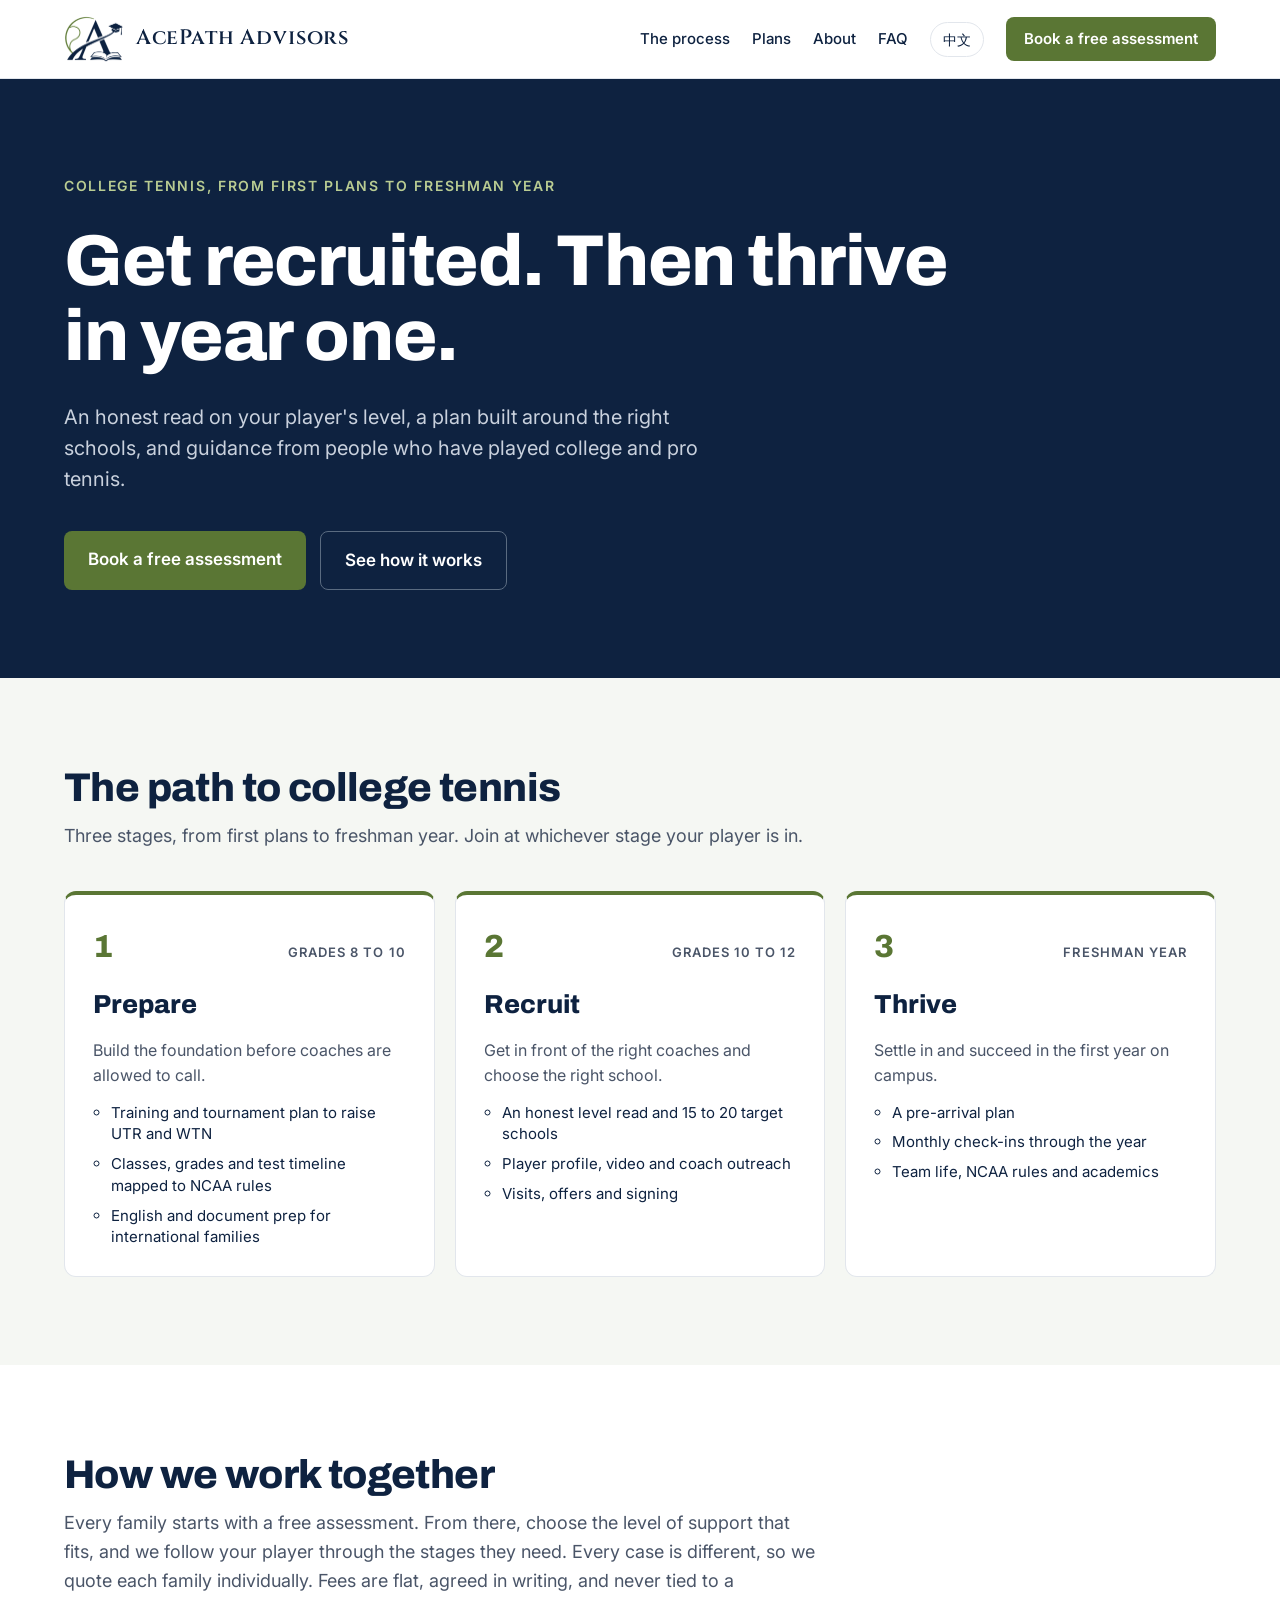
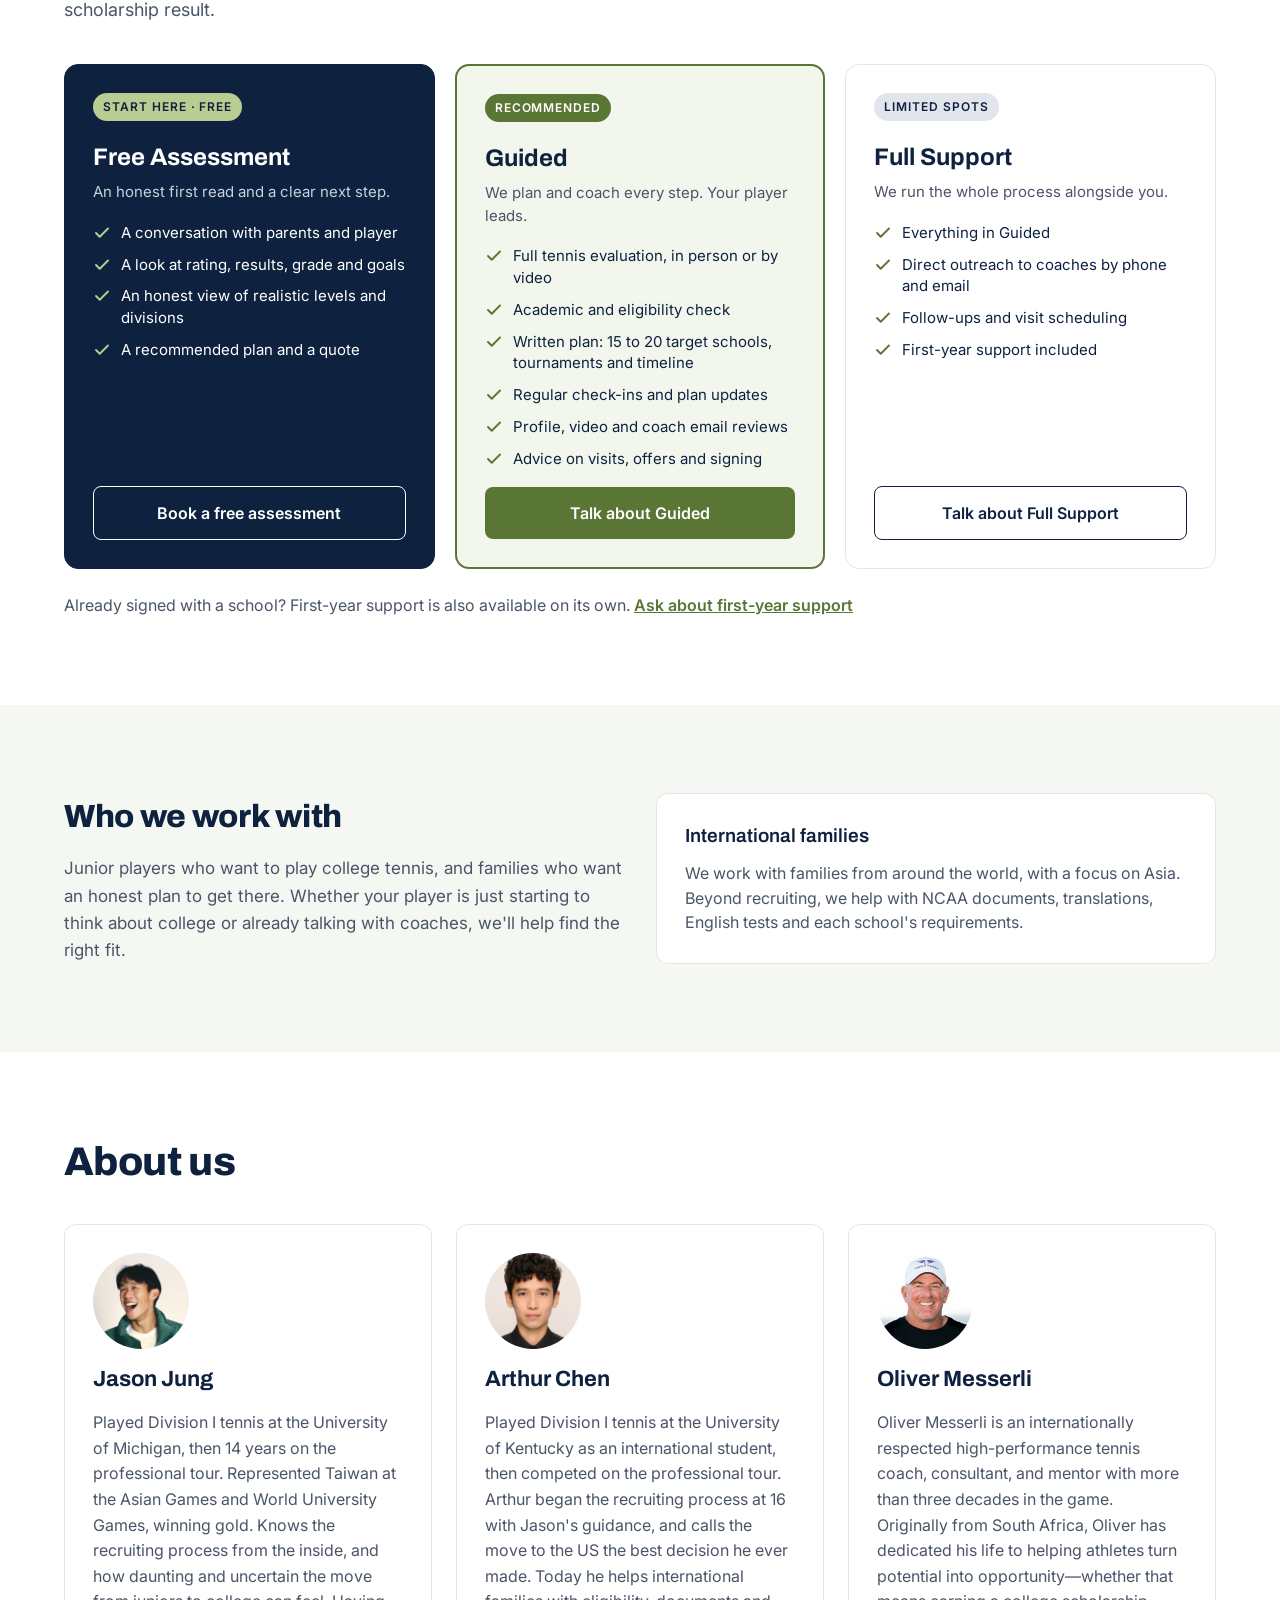
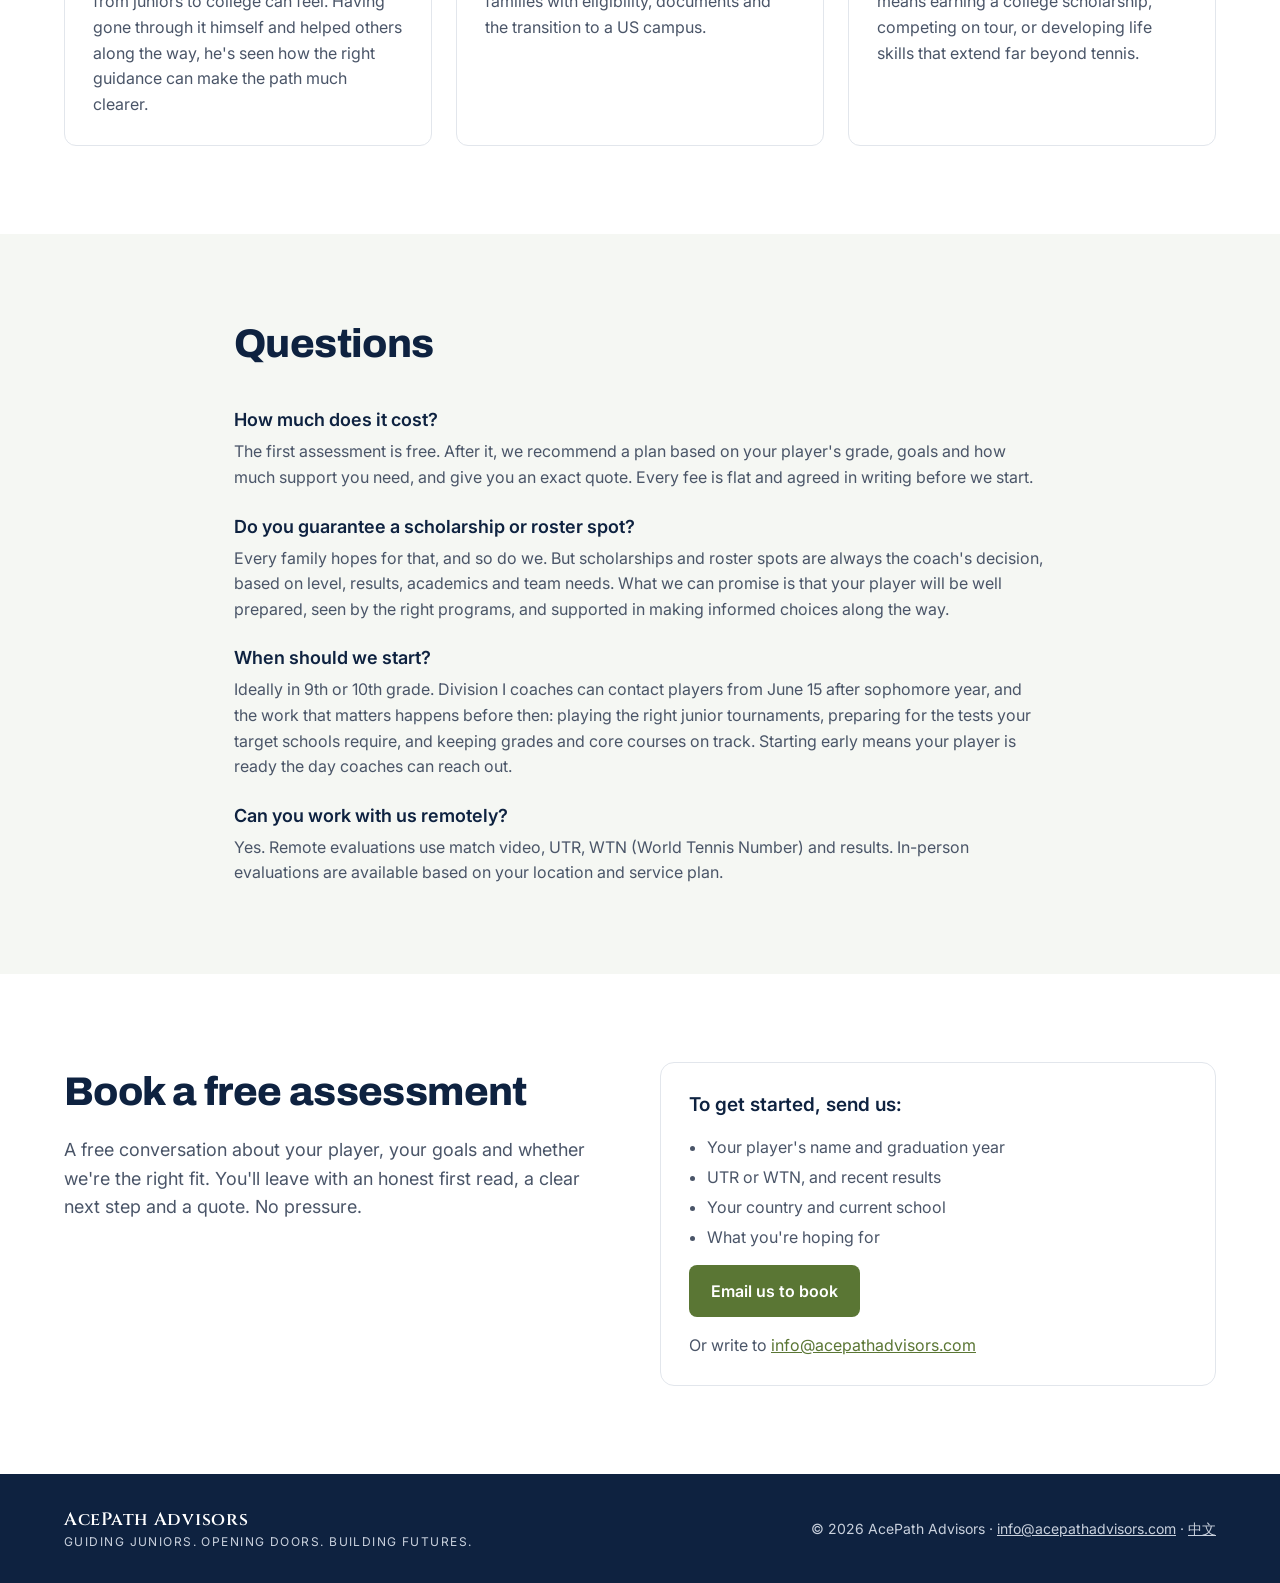
<file: index.html>
<!doctype html>
<html lang="en">
<head>
<meta charset="utf-8">
<meta name="viewport" content="width=device-width, initial-scale=1">
<title>AcePath Advisors | College Tennis Recruiting</title>
<meta name="description" content="College tennis guidance from first plans to freshman year. An honest read on your player's level, the right schools, and support from former Division I players and a high-performance coach.">
<link rel="icon" href="favicon.png" type="image/png">
<link rel="apple-touch-icon" href="assets/apple-touch-icon.png">
<link rel="alternate" hreflang="en" href="https://acepathadvisors.com/">
<link rel="alternate" hreflang="zh-Hant" href="https://acepathadvisors.com/zh/">
<link rel="preconnect" href="https://fonts.googleapis.com">
<link rel="preconnect" href="https://fonts.gstatic.com" crossorigin>
<link href="https://fonts.googleapis.com/css2?family=Archivo:wght@500;700;800&family=Cinzel:wght@600&family=Inter:wght@400;500;600&display=swap" rel="stylesheet">
<link rel="stylesheet" href="styles.css">
</head>
<body>

<header class="site-header">
  <div class="wrap">
    <a class="brand" href="/"><img src="assets/logo-mark.png" alt="" width="60" height="46"><span>AcePath Advisors</span></a>
    <nav class="nav" aria-label="Main">
      <a href="#process">The process</a>
      <a href="#plans">Plans</a>
      <a href="#about">About</a>
      <a href="#faq">FAQ</a>
      <a class="lang" href="zh/" hreflang="zh-Hant" lang="zh-Hant">中文</a>
      <a class="btn btn-primary" href="#contact">Book a free assessment</a>
    </nav>
  </div>
</header>

<main>

<section class="hero">
  <div class="wrap">
    <p class="eyebrow">College tennis, from first plans to freshman year</p>
    <h1>Get recruited. Then thrive in year one.</h1>
    <p class="lead">An honest read on your player's level, a plan built around the right schools, and guidance from people who have played college and pro tennis.</p>
    <div class="actions">
      <a class="btn btn-primary" href="#contact">Book a free assessment</a>
      <a class="btn btn-ghost" href="#process">See how it works</a>
    </div>
  </div>
</section>

<section id="process" class="soft">
  <div class="wrap">
    <div class="section-head">
      <h2>The path to college tennis</h2>
      <p>Three stages, from first plans to freshman year. Join at whichever stage your player is in.</p>
    </div>
    <ol class="stages">
      <li class="stage">
        <div class="stage-top"><span class="stage-num">1</span><span class="stage-grade">Grades 8 to 10</span></div>
        <h3 class="stage-name">Prepare</h3>
        <p>Build the foundation before coaches are allowed to call.</p>
        <ul>
          <li>Training and tournament plan to raise UTR and WTN</li>
          <li>Classes, grades and test timeline mapped to NCAA rules</li>
          <li>English and document prep for international families</li>
        </ul>
      </li>
      <li class="stage">
        <div class="stage-top"><span class="stage-num">2</span><span class="stage-grade">Grades 10 to 12</span></div>
        <h3 class="stage-name">Recruit</h3>
        <p>Get in front of the right coaches and choose the right school.</p>
        <ul>
          <li>An honest level read and 15 to 20 target schools</li>
          <li>Player profile, video and coach outreach</li>
          <li>Visits, offers and signing</li>
        </ul>
      </li>
      <li class="stage">
        <div class="stage-top"><span class="stage-num">3</span><span class="stage-grade">Freshman year</span></div>
        <h3 class="stage-name">Thrive</h3>
        <p>Settle in and succeed in the first year on campus.</p>
        <ul>
          <li>A pre-arrival plan</li>
          <li>Monthly check-ins through the year</li>
          <li>Team life, NCAA rules and academics</li>
        </ul>
      </li>
    </ol>
  </div>
</section>

<section id="plans">
  <div class="wrap">
    <div class="section-head">
      <h2>How we work together</h2>
      <p>Every family starts with a free assessment. From there, choose the level of support that fits, and we follow your player through the stages they need. Every case is different, so we quote each family individually. Fees are flat, agreed in writing, and never tied to a scholarship result.</p>
    </div>
    <div class="plans">

      <div class="plan free">
        <span class="badge">Start here · Free</span>
        <div><h3 class="plan-name">Free Assessment</h3><p class="plan-sub">An honest first read and a clear next step.</p></div>
        <ul class="checks">
          <li><svg width="18" height="18" viewBox="0 0 24 24" fill="none" stroke-width="2.5" stroke-linecap="round" stroke-linejoin="round" aria-hidden="true"><path d="M20 6 9 17l-5-5"/></svg><span>A conversation with parents and player</span></li>
          <li><svg width="18" height="18" viewBox="0 0 24 24" fill="none" stroke-width="2.5" stroke-linecap="round" stroke-linejoin="round" aria-hidden="true"><path d="M20 6 9 17l-5-5"/></svg><span>A look at rating, results, grade and goals</span></li>
          <li><svg width="18" height="18" viewBox="0 0 24 24" fill="none" stroke-width="2.5" stroke-linecap="round" stroke-linejoin="round" aria-hidden="true"><path d="M20 6 9 17l-5-5"/></svg><span>An honest view of realistic levels and divisions</span></li>
          <li><svg width="18" height="18" viewBox="0 0 24 24" fill="none" stroke-width="2.5" stroke-linecap="round" stroke-linejoin="round" aria-hidden="true"><path d="M20 6 9 17l-5-5"/></svg><span>A recommended plan and a quote</span></li>
        </ul>
        <a class="btn btn-outline" href="#contact">Book a free assessment</a>
      </div>

      <div class="plan featured">
        <span class="badge">Recommended</span>
        <div><h3 class="plan-name">Guided</h3><p class="plan-sub">We plan and coach every step. Your player leads.</p></div>
        <ul class="checks">
          <li><svg width="18" height="18" viewBox="0 0 24 24" fill="none" stroke-width="2.5" stroke-linecap="round" stroke-linejoin="round" aria-hidden="true"><path d="M20 6 9 17l-5-5"/></svg><span>Full tennis evaluation, in person or by video</span></li>
          <li><svg width="18" height="18" viewBox="0 0 24 24" fill="none" stroke-width="2.5" stroke-linecap="round" stroke-linejoin="round" aria-hidden="true"><path d="M20 6 9 17l-5-5"/></svg><span>Academic and eligibility check</span></li>
          <li><svg width="18" height="18" viewBox="0 0 24 24" fill="none" stroke-width="2.5" stroke-linecap="round" stroke-linejoin="round" aria-hidden="true"><path d="M20 6 9 17l-5-5"/></svg><span>Written plan: 15 to 20 target schools, tournaments and timeline</span></li>
          <li><svg width="18" height="18" viewBox="0 0 24 24" fill="none" stroke-width="2.5" stroke-linecap="round" stroke-linejoin="round" aria-hidden="true"><path d="M20 6 9 17l-5-5"/></svg><span>Regular check-ins and plan updates</span></li>
          <li><svg width="18" height="18" viewBox="0 0 24 24" fill="none" stroke-width="2.5" stroke-linecap="round" stroke-linejoin="round" aria-hidden="true"><path d="M20 6 9 17l-5-5"/></svg><span>Profile, video and coach email reviews</span></li>
          <li><svg width="18" height="18" viewBox="0 0 24 24" fill="none" stroke-width="2.5" stroke-linecap="round" stroke-linejoin="round" aria-hidden="true"><path d="M20 6 9 17l-5-5"/></svg><span>Advice on visits, offers and signing</span></li>
        </ul>
        <a class="btn btn-primary" href="#contact">Talk about Guided</a>
      </div>

      <div class="plan">
        <span class="badge">Limited spots</span>
        <div><h3 class="plan-name">Full Support</h3><p class="plan-sub">We run the whole process alongside you.</p></div>
        <ul class="checks">
          <li><svg width="18" height="18" viewBox="0 0 24 24" fill="none" stroke-width="2.5" stroke-linecap="round" stroke-linejoin="round" aria-hidden="true"><path d="M20 6 9 17l-5-5"/></svg><span>Everything in Guided</span></li>
          <li><svg width="18" height="18" viewBox="0 0 24 24" fill="none" stroke-width="2.5" stroke-linecap="round" stroke-linejoin="round" aria-hidden="true"><path d="M20 6 9 17l-5-5"/></svg><span>Direct outreach to coaches by phone and email</span></li>
          <li><svg width="18" height="18" viewBox="0 0 24 24" fill="none" stroke-width="2.5" stroke-linecap="round" stroke-linejoin="round" aria-hidden="true"><path d="M20 6 9 17l-5-5"/></svg><span>Follow-ups and visit scheduling</span></li>
          <li><svg width="18" height="18" viewBox="0 0 24 24" fill="none" stroke-width="2.5" stroke-linecap="round" stroke-linejoin="round" aria-hidden="true"><path d="M20 6 9 17l-5-5"/></svg><span>First-year support included</span></li>
        </ul>
        <a class="btn btn-outline" href="#contact">Talk about Full Support</a>
      </div>

    </div>
    <p class="plans-note">Already signed with a school? First-year support is also available on its own. <a href="#contact">Ask about first-year support</a></p>
  </div>
</section>

<section class="soft">
  <div class="wrap who">
    <div>
      <h2>Who we work with</h2>
      <p>Junior players who want to play college tennis, and families who want an honest plan to get there. Whether your player is just starting to think about college or already talking with coaches, we'll help find the right fit.</p>
    </div>
    <div class="card">
      <h3>International families</h3>
      <p>We work with families from around the world, with a focus on Asia. Beyond recruiting, we help with NCAA documents, translations, English tests and each school's requirements.</p>
    </div>
  </div>
</section>

<section id="about">
  <div class="wrap">
    <div class="section-head"><h2>About us</h2></div>
    <div class="team">
      <div class="person">
        <div class="photo"><img src="assets/jason-jung.jpg?v=2" alt="Jason Jung" width="96" height="96"></div>
        <h3>Jason Jung</h3>
        <p>Played Division I tennis at the University of Michigan, then 14 years on the professional tour. Represented Taiwan at the Asian Games and World University Games, winning gold. Knows the recruiting process from the inside, and how daunting and uncertain the move from juniors to college can feel. Having gone through it himself and helped others along the way, he's seen how the right guidance can make the path much clearer.</p>
      </div>
      <div class="person">
        <div class="photo"><img src="assets/arthur-chen.jpg" alt="Arthur Chen" width="96" height="96"></div>
        <h3>Arthur Chen</h3>
        <p>Played Division I tennis at the University of Kentucky as an international student, then competed on the professional tour. Arthur began the recruiting process at 16 with Jason's guidance, and calls the move to the US the best decision he ever made. Today he helps international families with eligibility, documents and the transition to a US campus.</p>
      </div>
      <div class="person">
        <div class="photo"><img src="assets/oliver-messerli.jpg" alt="Oliver Messerli" width="96" height="96"></div>
        <h3>Oliver Messerli</h3>
        <p>Oliver Messerli is an internationally respected high-performance tennis coach, consultant, and mentor with more than three decades in the game. Originally from South Africa, Oliver has dedicated his life to helping athletes turn potential into opportunity—whether that means earning a college scholarship, competing on tour, or developing life skills that extend far beyond tennis.</p>
      </div>
    </div>
  </div>
</section>

<section id="faq" class="soft">
  <div class="wrap faq">
    <div class="section-head"><h2>Questions</h2></div>
    <div class="faq-list">
      <div class="faq-item"><h3>How much does it cost?</h3><p>The first assessment is free. After it, we recommend a plan based on your player's grade, goals and how much support you need, and give you an exact quote. Every fee is flat and agreed in writing before we start.</p></div>
      <div class="faq-item"><h3>Do you guarantee a scholarship or roster spot?</h3><p>Every family hopes for that, and so do we. But scholarships and roster spots are always the coach's decision, based on level, results, academics and team needs. What we can promise is that your player will be well prepared, seen by the right programs, and supported in making informed choices along the way.</p></div>
      <div class="faq-item"><h3>When should we start?</h3><p>Ideally in 9th or 10th grade. Division I coaches can contact players from June 15 after sophomore year, and the work that matters happens before then: playing the right junior tournaments, preparing for the tests your target schools require, and keeping grades and core courses on track. Starting early means your player is ready the day coaches can reach out.</p></div>
      <div class="faq-item"><h3>Can you work with us remotely?</h3><p>Yes. Remote evaluations use match video, UTR, WTN (World Tennis Number) and results. In-person evaluations are available based on your location and service plan.</p></div>
    </div>
  </div>
</section>

<section id="contact">
  <div class="wrap contact">
    <div>
      <h2>Book a free assessment</h2>
      <p class="intro">A free conversation about your player, your goals and whether we're the right fit. You'll leave with an honest first read, a clear next step and a quote. No pressure.</p>
    </div>
    <div class="contact-box">
      <h3>To get started, send us:</h3>
      <ul>
        <li>Your player's name and graduation year</li>
        <li>UTR or WTN, and recent results</li>
        <li>Your country and current school</li>
        <li>What you're hoping for</li>
      </ul>
      <a class="btn btn-primary" href="mailto:info@acepathadvisors.com?subject=Free%20assessment%20request">Email us to book</a>
      <p class="contact-email">Or write to <a href="mailto:info@acepathadvisors.com">info@acepathadvisors.com</a></p>
    </div>
  </div>
</section>

</main>

<footer class="site-footer">
  <div class="wrap">
    <div><a class="brand" href="/">AcePath Advisors</a><p class="tagline">Guiding juniors. Opening doors. Building futures.</p></div>
    <span>© 2026 AcePath Advisors · <a href="mailto:info@acepathadvisors.com">info@acepathadvisors.com</a> · <a href="zh/" lang="zh-Hant">中文</a></span>
  </div>
</footer>

</body>
</html>
</file>
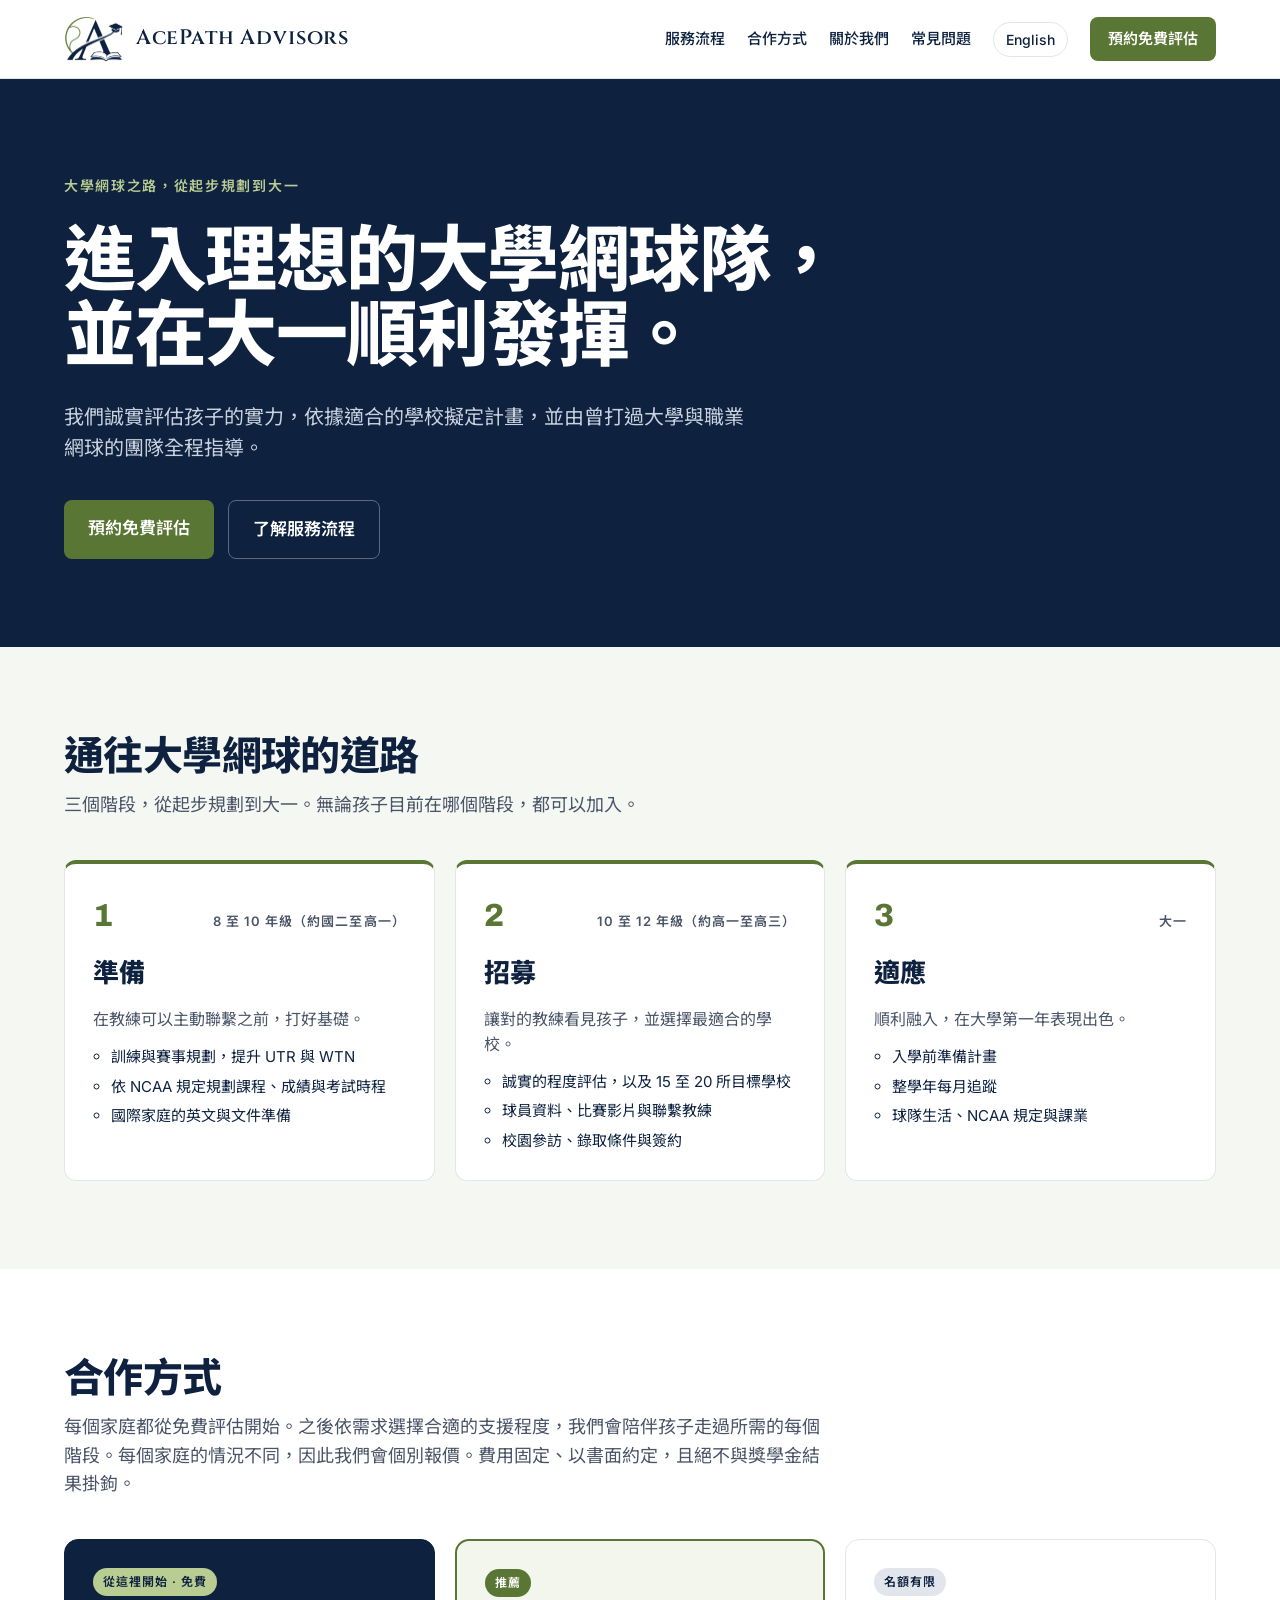
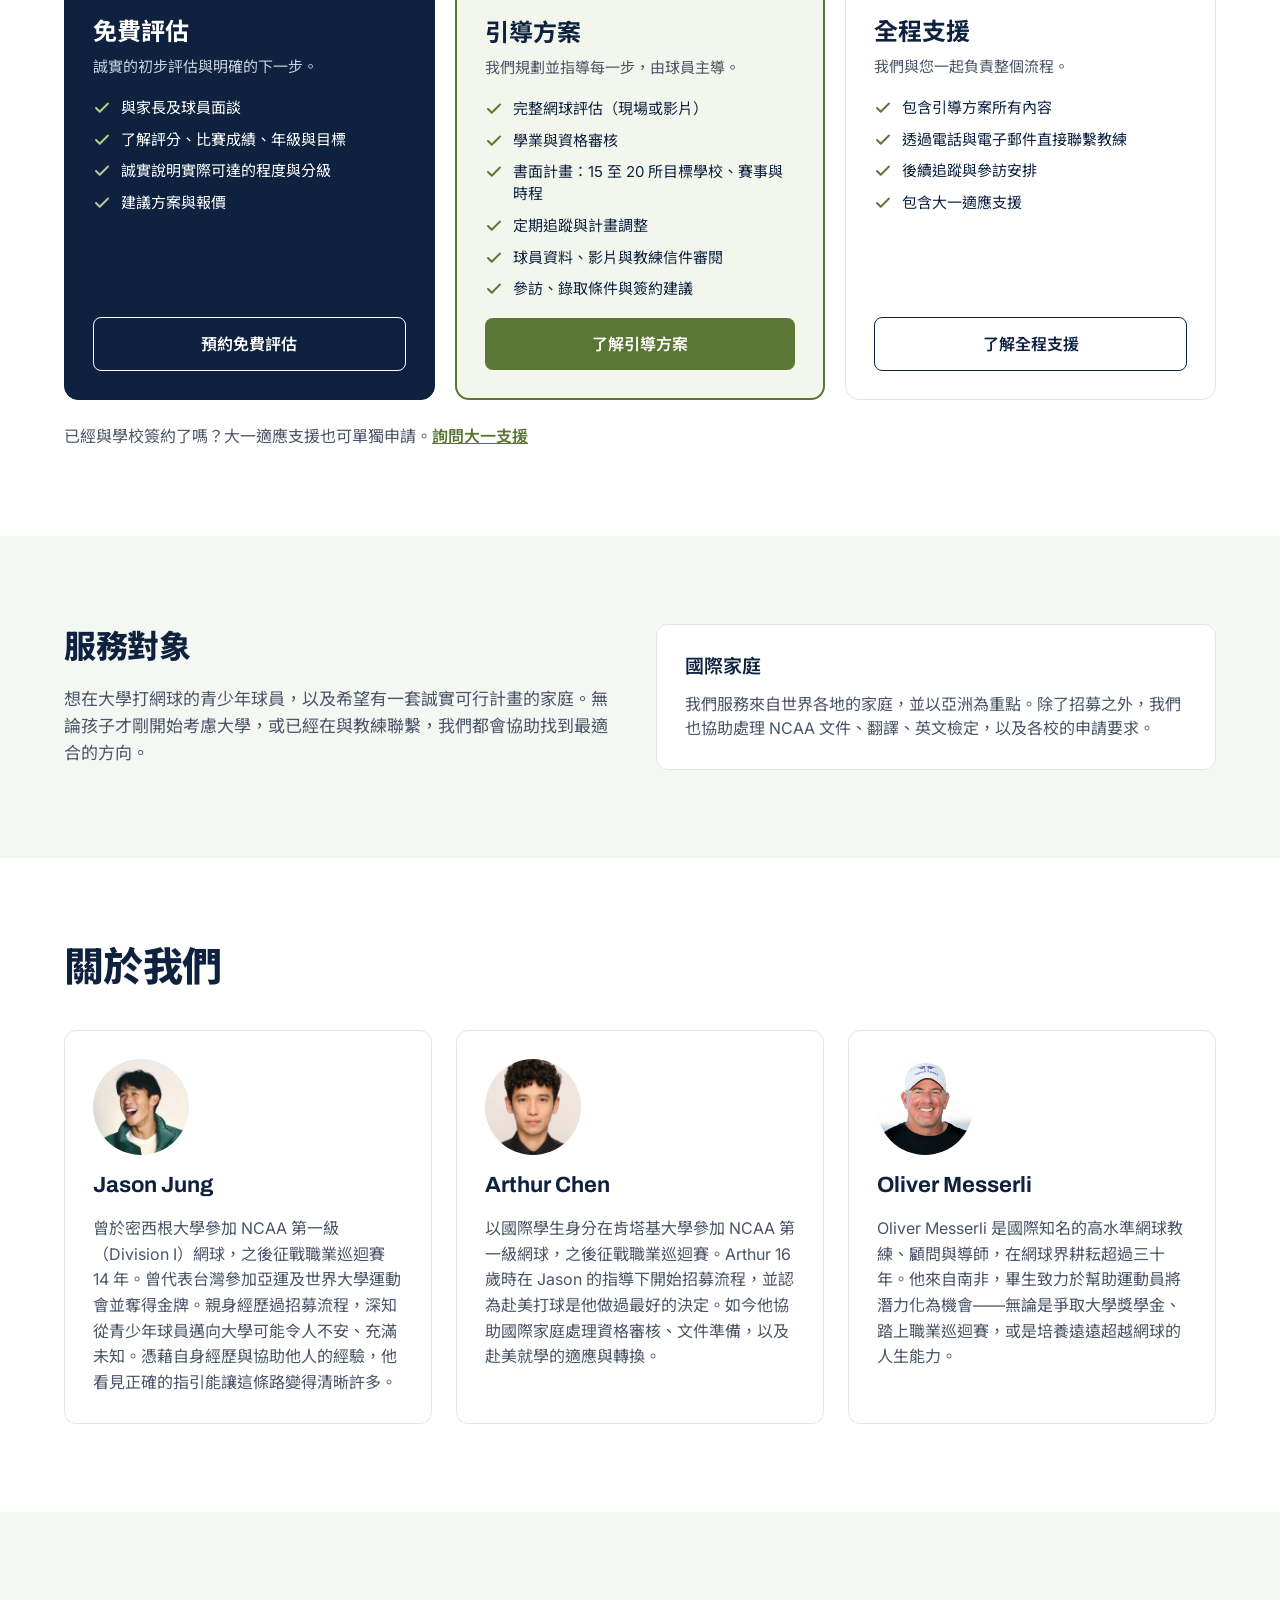
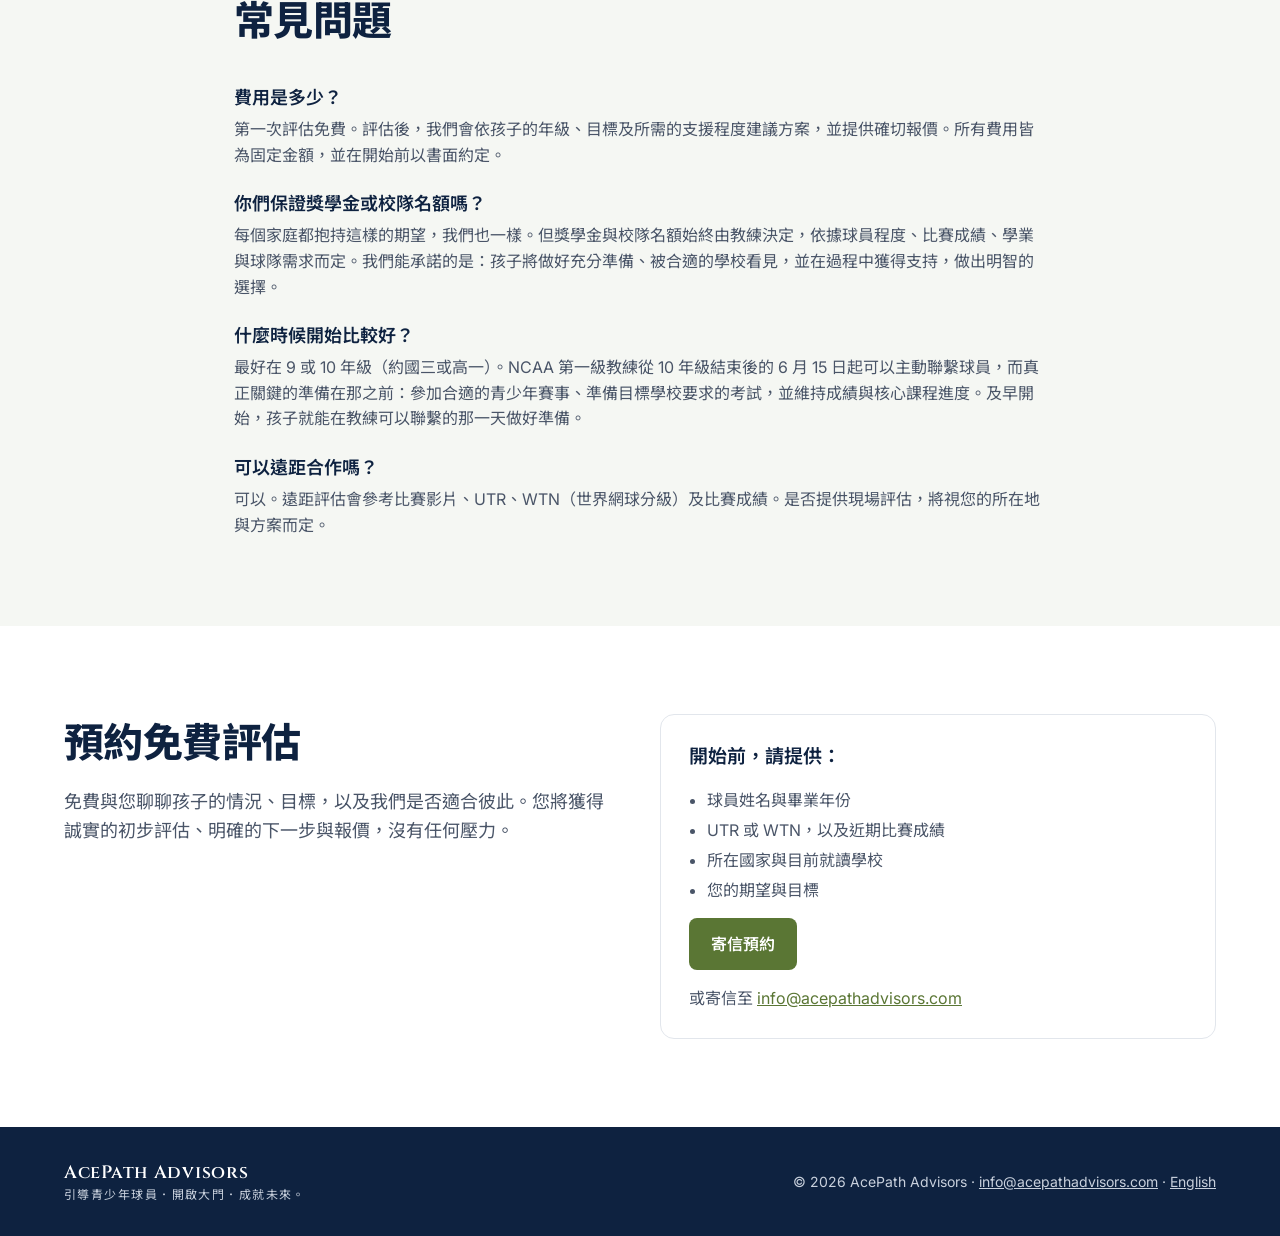
<file: zh/index.html>
<!doctype html>
<html lang="zh-Hant">
<head>
<meta charset="utf-8">
<meta name="viewport" content="width=device-width, initial-scale=1">
<title>AcePath Advisors | 大學網球招募顧問</title>
<meta name="description" content="從起步規劃到大一的大學網球顧問服務。誠實評估孩子的實力、找到適合的學校，由前 NCAA 第一級球員與高水準教練全程指導。">
<link rel="icon" href="../favicon.png" type="image/png">
<link rel="apple-touch-icon" href="../assets/apple-touch-icon.png">
<link rel="alternate" hreflang="en" href="https://acepathadvisors.com/">
<link rel="alternate" hreflang="zh-Hant" href="https://acepathadvisors.com/zh/">
<link rel="preconnect" href="https://fonts.googleapis.com">
<link rel="preconnect" href="https://fonts.gstatic.com" crossorigin>
<link href="https://fonts.googleapis.com/css2?family=Archivo:wght@500;700;800&family=Cinzel:wght@600&family=Inter:wght@400;500;600&family=Noto+Sans+TC:wght@400;500;700&display=swap" rel="stylesheet">
<link rel="stylesheet" href="../styles.css">
</head>
<body>

<header class="site-header">
  <div class="wrap">
    <a class="brand" href="./"><img src="../assets/logo-mark.png" alt="" width="60" height="46"><span>AcePath Advisors</span></a>
    <nav class="nav" aria-label="主選單">
      <a href="#process">服務流程</a>
      <a href="#plans">合作方式</a>
      <a href="#about">關於我們</a>
      <a href="#faq">常見問題</a>
      <a class="lang" href="../" hreflang="en" lang="en">English</a>
      <a class="btn btn-primary" href="#contact">預約免費評估</a>
    </nav>
  </div>
</header>

<main>

<section class="hero">
  <div class="wrap">
    <p class="eyebrow">大學網球之路，從起步規劃到大一</p>
    <h1>進入理想的大學網球隊，<br>並在大一順利發揮。</h1>
    <p class="lead">我們誠實評估孩子的實力，依據適合的學校擬定計畫，並由曾打過大學與職業網球的團隊全程指導。</p>
    <div class="actions">
      <a class="btn btn-primary" href="#contact">預約免費評估</a>
      <a class="btn btn-ghost" href="#process">了解服務流程</a>
    </div>
  </div>
</section>

<section id="process" class="soft">
  <div class="wrap">
    <div class="section-head">
      <h2>通往大學網球的道路</h2>
      <p>三個階段，從起步規劃到大一。無論孩子目前在哪個階段，都可以加入。</p>
    </div>
    <ol class="stages">
      <li class="stage">
        <div class="stage-top"><span class="stage-num">1</span><span class="stage-grade">8 至 10 年級（約國二至高一）</span></div>
        <h3 class="stage-name">準備</h3>
        <p>在教練可以主動聯繫之前，打好基礎。</p>
        <ul>
          <li>訓練與賽事規劃，提升 UTR 與 WTN</li>
          <li>依 NCAA 規定規劃課程、成績與考試時程</li>
          <li>國際家庭的英文與文件準備</li>
        </ul>
      </li>
      <li class="stage">
        <div class="stage-top"><span class="stage-num">2</span><span class="stage-grade">10 至 12 年級（約高一至高三）</span></div>
        <h3 class="stage-name">招募</h3>
        <p>讓對的教練看見孩子，並選擇最適合的學校。</p>
        <ul>
          <li>誠實的程度評估，以及 15 至 20 所目標學校</li>
          <li>球員資料、比賽影片與聯繫教練</li>
          <li>校園參訪、錄取條件與簽約</li>
        </ul>
      </li>
      <li class="stage">
        <div class="stage-top"><span class="stage-num">3</span><span class="stage-grade">大一</span></div>
        <h3 class="stage-name">適應</h3>
        <p>順利融入，在大學第一年表現出色。</p>
        <ul>
          <li>入學前準備計畫</li>
          <li>整學年每月追蹤</li>
          <li>球隊生活、NCAA 規定與課業</li>
        </ul>
      </li>
    </ol>
  </div>
</section>

<section id="plans">
  <div class="wrap">
    <div class="section-head">
      <h2>合作方式</h2>
      <p>每個家庭都從免費評估開始。之後依需求選擇合適的支援程度，我們會陪伴孩子走過所需的每個階段。每個家庭的情況不同，因此我們會個別報價。費用固定、以書面約定，且絕不與獎學金結果掛鉤。</p>
    </div>
    <div class="plans">

      <div class="plan free">
        <span class="badge">從這裡開始 · 免費</span>
        <div><h3 class="plan-name">免費評估</h3><p class="plan-sub">誠實的初步評估與明確的下一步。</p></div>
        <ul class="checks">
          <li><svg width="18" height="18" viewBox="0 0 24 24" fill="none" stroke-width="2.5" stroke-linecap="round" stroke-linejoin="round" aria-hidden="true"><path d="M20 6 9 17l-5-5"/></svg><span>與家長及球員面談</span></li>
          <li><svg width="18" height="18" viewBox="0 0 24 24" fill="none" stroke-width="2.5" stroke-linecap="round" stroke-linejoin="round" aria-hidden="true"><path d="M20 6 9 17l-5-5"/></svg><span>了解評分、比賽成績、年級與目標</span></li>
          <li><svg width="18" height="18" viewBox="0 0 24 24" fill="none" stroke-width="2.5" stroke-linecap="round" stroke-linejoin="round" aria-hidden="true"><path d="M20 6 9 17l-5-5"/></svg><span>誠實說明實際可達的程度與分級</span></li>
          <li><svg width="18" height="18" viewBox="0 0 24 24" fill="none" stroke-width="2.5" stroke-linecap="round" stroke-linejoin="round" aria-hidden="true"><path d="M20 6 9 17l-5-5"/></svg><span>建議方案與報價</span></li>
        </ul>
        <a class="btn btn-outline" href="#contact">預約免費評估</a>
      </div>

      <div class="plan featured">
        <span class="badge">推薦</span>
        <div><h3 class="plan-name">引導方案</h3><p class="plan-sub">我們規劃並指導每一步，由球員主導。</p></div>
        <ul class="checks">
          <li><svg width="18" height="18" viewBox="0 0 24 24" fill="none" stroke-width="2.5" stroke-linecap="round" stroke-linejoin="round" aria-hidden="true"><path d="M20 6 9 17l-5-5"/></svg><span>完整網球評估（現場或影片）</span></li>
          <li><svg width="18" height="18" viewBox="0 0 24 24" fill="none" stroke-width="2.5" stroke-linecap="round" stroke-linejoin="round" aria-hidden="true"><path d="M20 6 9 17l-5-5"/></svg><span>學業與資格審核</span></li>
          <li><svg width="18" height="18" viewBox="0 0 24 24" fill="none" stroke-width="2.5" stroke-linecap="round" stroke-linejoin="round" aria-hidden="true"><path d="M20 6 9 17l-5-5"/></svg><span>書面計畫：15 至 20 所目標學校、賽事與時程</span></li>
          <li><svg width="18" height="18" viewBox="0 0 24 24" fill="none" stroke-width="2.5" stroke-linecap="round" stroke-linejoin="round" aria-hidden="true"><path d="M20 6 9 17l-5-5"/></svg><span>定期追蹤與計畫調整</span></li>
          <li><svg width="18" height="18" viewBox="0 0 24 24" fill="none" stroke-width="2.5" stroke-linecap="round" stroke-linejoin="round" aria-hidden="true"><path d="M20 6 9 17l-5-5"/></svg><span>球員資料、影片與教練信件審閱</span></li>
          <li><svg width="18" height="18" viewBox="0 0 24 24" fill="none" stroke-width="2.5" stroke-linecap="round" stroke-linejoin="round" aria-hidden="true"><path d="M20 6 9 17l-5-5"/></svg><span>參訪、錄取條件與簽約建議</span></li>
        </ul>
        <a class="btn btn-primary" href="#contact">了解引導方案</a>
      </div>

      <div class="plan">
        <span class="badge">名額有限</span>
        <div><h3 class="plan-name">全程支援</h3><p class="plan-sub">我們與您一起負責整個流程。</p></div>
        <ul class="checks">
          <li><svg width="18" height="18" viewBox="0 0 24 24" fill="none" stroke-width="2.5" stroke-linecap="round" stroke-linejoin="round" aria-hidden="true"><path d="M20 6 9 17l-5-5"/></svg><span>包含引導方案所有內容</span></li>
          <li><svg width="18" height="18" viewBox="0 0 24 24" fill="none" stroke-width="2.5" stroke-linecap="round" stroke-linejoin="round" aria-hidden="true"><path d="M20 6 9 17l-5-5"/></svg><span>透過電話與電子郵件直接聯繫教練</span></li>
          <li><svg width="18" height="18" viewBox="0 0 24 24" fill="none" stroke-width="2.5" stroke-linecap="round" stroke-linejoin="round" aria-hidden="true"><path d="M20 6 9 17l-5-5"/></svg><span>後續追蹤與參訪安排</span></li>
          <li><svg width="18" height="18" viewBox="0 0 24 24" fill="none" stroke-width="2.5" stroke-linecap="round" stroke-linejoin="round" aria-hidden="true"><path d="M20 6 9 17l-5-5"/></svg><span>包含大一適應支援</span></li>
        </ul>
        <a class="btn btn-outline" href="#contact">了解全程支援</a>
      </div>

    </div>
    <p class="plans-note">已經與學校簽約了嗎？大一適應支援也可單獨申請。<a href="#contact">詢問大一支援</a></p>
  </div>
</section>

<section class="soft">
  <div class="wrap who">
    <div>
      <h2>服務對象</h2>
      <p>想在大學打網球的青少年球員，以及希望有一套誠實可行計畫的家庭。無論孩子才剛開始考慮大學，或已經在與教練聯繫，我們都會協助找到最適合的方向。</p>
    </div>
    <div class="card">
      <h3>國際家庭</h3>
      <p>我們服務來自世界各地的家庭，並以亞洲為重點。除了招募之外，我們也協助處理 NCAA 文件、翻譯、英文檢定，以及各校的申請要求。</p>
    </div>
  </div>
</section>

<section id="about">
  <div class="wrap">
    <div class="section-head"><h2>關於我們</h2></div>
    <div class="team">
      <div class="person">
        <div class="photo"><img src="../assets/jason-jung.jpg?v=2" alt="Jason Jung" width="96" height="96"></div>
        <h3>Jason Jung</h3>
        <p>曾於密西根大學參加 NCAA 第一級（Division I）網球，之後征戰職業巡迴賽 14 年。曾代表台灣參加亞運及世界大學運動會並奪得金牌。親身經歷過招募流程，深知從青少年球員邁向大學可能令人不安、充滿未知。憑藉自身經歷與協助他人的經驗，他看見正確的指引能讓這條路變得清晰許多。</p>
      </div>
      <div class="person">
        <div class="photo"><img src="../assets/arthur-chen.jpg" alt="Arthur Chen" width="96" height="96"></div>
        <h3>Arthur Chen</h3>
        <p>以國際學生身分在肯塔基大學參加 NCAA 第一級網球，之後征戰職業巡迴賽。Arthur 16 歲時在 Jason 的指導下開始招募流程，並認為赴美打球是他做過最好的決定。如今他協助國際家庭處理資格審核、文件準備，以及赴美就學的適應與轉換。</p>
      </div>
      <div class="person">
        <div class="photo"><img src="../assets/oliver-messerli.jpg" alt="Oliver Messerli" width="96" height="96"></div>
        <h3>Oliver Messerli</h3>
        <p>Oliver Messerli 是國際知名的高水準網球教練、顧問與導師，在網球界耕耘超過三十年。他來自南非，畢生致力於幫助運動員將潛力化為機會——無論是爭取大學獎學金、踏上職業巡迴賽，或是培養遠遠超越網球的人生能力。</p>
      </div>
    </div>
  </div>
</section>

<section id="faq" class="soft">
  <div class="wrap faq">
    <div class="section-head"><h2>常見問題</h2></div>
    <div class="faq-list">
      <div class="faq-item"><h3>費用是多少？</h3><p>第一次評估免費。評估後，我們會依孩子的年級、目標及所需的支援程度建議方案，並提供確切報價。所有費用皆為固定金額，並在開始前以書面約定。</p></div>
      <div class="faq-item"><h3>你們保證獎學金或校隊名額嗎？</h3><p>每個家庭都抱持這樣的期望，我們也一樣。但獎學金與校隊名額始終由教練決定，依據球員程度、比賽成績、學業與球隊需求而定。我們能承諾的是：孩子將做好充分準備、被合適的學校看見，並在過程中獲得支持，做出明智的選擇。</p></div>
      <div class="faq-item"><h3>什麼時候開始比較好？</h3><p>最好在 9 或 10 年級（約國三或高一）。NCAA 第一級教練從 10 年級結束後的 6 月 15 日起可以主動聯繫球員，而真正關鍵的準備在那之前：參加合適的青少年賽事、準備目標學校要求的考試，並維持成績與核心課程進度。及早開始，孩子就能在教練可以聯繫的那一天做好準備。</p></div>
      <div class="faq-item"><h3>可以遠距合作嗎？</h3><p>可以。遠距評估會參考比賽影片、UTR、WTN（世界網球分級）及比賽成績。是否提供現場評估，將視您的所在地與方案而定。</p></div>
    </div>
  </div>
</section>

<section id="contact">
  <div class="wrap contact">
    <div>
      <h2>預約免費評估</h2>
      <p class="intro">免費與您聊聊孩子的情況、目標，以及我們是否適合彼此。您將獲得誠實的初步評估、明確的下一步與報價，沒有任何壓力。</p>
    </div>
    <div class="contact-box">
      <h3>開始前，請提供：</h3>
      <ul>
        <li>球員姓名與畢業年份</li>
        <li>UTR 或 WTN，以及近期比賽成績</li>
        <li>所在國家與目前就讀學校</li>
        <li>您的期望與目標</li>
      </ul>
      <a class="btn btn-primary" href="mailto:info@acepathadvisors.com?subject=%E5%85%8D%E8%B2%BB%E8%A9%95%E4%BC%B0%E7%94%B3%E8%AB%8B">寄信預約</a>
      <p class="contact-email">或寄信至 <a href="mailto:info@acepathadvisors.com">info@acepathadvisors.com</a></p>
    </div>
  </div>
</section>

</main>

<footer class="site-footer">
  <div class="wrap">
    <div><a class="brand" href="./">AcePath Advisors</a><p class="tagline">引導青少年球員．開啟大門．成就未來。</p></div>
    <span>© 2026 AcePath Advisors · <a href="mailto:info@acepathadvisors.com">info@acepathadvisors.com</a> · <a href="../" lang="en">English</a></span>
  </div>
</footer>

</body>
</html>
</file>
<file: styles.css>
:root {
  --ink: #0E2240;
  --muted: #4A5568;
  --line: #E2E6EC;
  --soft: #F5F7F3;
  --accent: #5A7634;
  --accent-dark: #455C27;
  --accent-soft: #F3F6EC;
  --mint: #B9CC92;
  --on-dark: #C9D1DD;
}

* { box-sizing: border-box; }
html { scroll-behavior: smooth; }
body {
  margin: 0;
  background: #FFFFFF;
  color: var(--ink);
  font-family: Inter, "Noto Sans TC", system-ui, -apple-system, "Segoe UI", sans-serif;
  line-height: 1.5;
  -webkit-font-smoothing: antialiased;
}
a { color: var(--accent); }
a:hover { color: var(--accent-dark); }
h1, h2, h3, .brand, .stage-num, .stage-name, .plan-name {
  font-family: Archivo, "Noto Sans TC", system-ui, sans-serif;
}
h1, h2, h3, p, ul, ol { margin: 0; }

.wrap { max-width: 1200px; margin: 0 auto; padding: 0 24px; }
section { padding: 88px 0; }
.soft { background: var(--soft); }
.section-head { display: flex; flex-direction: column; gap: 12px; max-width: 760px; margin-bottom: 40px; }
.section-head h2 { font-size: 40px; font-weight: 800; letter-spacing: -0.015em; line-height: 1.1; }
.section-head p { font-size: 18px; line-height: 1.6; color: var(--muted); }

/* Buttons */
.btn {
  display: inline-block; text-decoration: none; font-weight: 600;
  padding: 14px 22px; border-radius: 8px; text-align: center; min-height: 44px;
}
.btn-primary { background: var(--accent); color: #FFFFFF; }
.btn-primary:hover { background: var(--accent-dark); color: #FFFFFF; }
.btn-outline { border: 1.5px solid var(--ink); color: var(--ink); }
.btn-outline:hover { background: var(--ink); color: #FFFFFF; }
.btn-ghost { border: 1.5px solid #5A6B80; color: #FFFFFF; }
.btn-ghost:hover { border-color: #FFFFFF; color: #FFFFFF; }

/* Header */
.site-header { border-bottom: 1px solid var(--line); background: #FFFFFF; }
.site-header .wrap { display: flex; flex-wrap: wrap; align-items: center; justify-content: space-between; gap: 16px; padding-top: 16px; padding-bottom: 16px; }
.brand { display: inline-flex; align-items: center; gap: 12px; font-family: Cinzel, Georgia, serif; font-weight: 600; font-size: 21px; letter-spacing: 0.04em; color: var(--ink); text-decoration: none; }
.brand:hover { color: var(--ink); }
.brand img { height: 46px; width: auto; display: block; }
.brand span { white-space: nowrap; }
.tagline { font-size: 12px; letter-spacing: 0.12em; text-transform: uppercase; color: var(--on-dark); }
.nav { display: flex; flex-wrap: wrap; align-items: center; gap: 8px 22px; font-size: 15px; font-weight: 500; }
.nav a { color: var(--ink); text-decoration: none; }
.nav a:hover { color: var(--accent); }
.nav .lang { border: 1px solid var(--line); border-radius: 999px; padding: 6px 12px; font-size: 14px; }
.nav .btn { padding: 11px 18px; }
.nav .btn-primary, .nav .btn-primary:hover { color: #FFFFFF; }

/* Hero */
.hero { background: var(--ink); color: #FFFFFF; padding: 96px 0 88px; }
.hero .wrap { display: flex; flex-direction: column; gap: 28px; }
.eyebrow { font-size: 14px; font-weight: 600; letter-spacing: 0.12em; text-transform: uppercase; color: var(--mint); }
.hero h1 { font-weight: 800; font-size: clamp(40px, 6vw, 72px); line-height: 1.04; letter-spacing: -0.02em; max-width: 900px; }
.hero .lead { font-size: 20px; line-height: 1.55; color: var(--on-dark); max-width: 680px; }
.hero .actions { display: flex; flex-wrap: wrap; gap: 14px; margin-top: 8px; }
.hero .btn { font-size: 17px; padding: 16px 24px; }

/* Process */
.stages { list-style: none; padding: 0; display: grid; grid-template-columns: repeat(auto-fit, minmax(280px, 1fr)); gap: 20px; }
.stage { background: #FFFFFF; border: 1px solid var(--line); border-top: 4px solid var(--accent); border-radius: 12px; padding: 28px; display: flex; flex-direction: column; gap: 14px; }
.stage-top { display: flex; align-items: baseline; justify-content: space-between; gap: 12px; }
.stage-num { font-weight: 800; font-size: 32px; color: var(--accent); }
.stage-grade { font-size: 13px; font-weight: 600; letter-spacing: 0.08em; text-transform: uppercase; color: var(--muted); }
.stage-name { font-weight: 800; font-size: 26px; }
.stage p { font-size: 16px; line-height: 1.55; color: var(--muted); }
.stage ul { padding-left: 18px; display: flex; flex-direction: column; gap: 8px; font-size: 15px; line-height: 1.45; }

/* Plans */
.plans { display: grid; grid-template-columns: repeat(auto-fit, minmax(280px, 1fr)); gap: 20px; align-items: stretch; }
.plan { border: 1px solid var(--line); border-radius: 14px; padding: 28px; display: flex; flex-direction: column; gap: 18px; background: #FFFFFF; }
.plan.featured { border: 2px solid var(--accent); background: var(--accent-soft); }
.plan.free { background: var(--ink); color: #FFFFFF; border-color: var(--ink); }
.badge { align-self: flex-start; font-size: 12px; font-weight: 600; letter-spacing: 0.08em; text-transform: uppercase; padding: 5px 10px; border-radius: 999px; background: var(--line); color: var(--ink); }
.featured .badge { background: var(--accent); color: #FFFFFF; }
.free .badge { background: var(--mint); color: var(--ink); }
.plan-name { font-weight: 700; font-size: 24px; }
.plan-sub { font-size: 15px; color: var(--muted); margin-top: 6px; }
.free .plan-sub { color: var(--on-dark); }
.checks { list-style: none; padding: 0; display: flex; flex-direction: column; gap: 10px; font-size: 15px; line-height: 1.45; }
.checks li { display: flex; gap: 10px; align-items: flex-start; }
.checks svg { flex: none; margin-top: 2px; stroke: var(--accent); }
.free .checks svg { stroke: var(--mint); }
.plan .btn { margin-top: auto; }
.free .btn-outline { border-color: #FFFFFF; color: #FFFFFF; }
.free .btn-outline:hover { background: #FFFFFF; color: var(--ink); }
.plans-note { margin-top: 24px; font-size: 16px; color: var(--muted); }
.plans-note a { font-weight: 600; }

/* Who */
.who { display: grid; grid-template-columns: repeat(auto-fit, minmax(300px, 1fr)); gap: 32px; }
.who h2 { font-size: 32px; font-weight: 800; letter-spacing: -0.01em; margin-bottom: 14px; }
.who p { font-size: 17px; line-height: 1.6; color: var(--muted); }
.card { background: #FFFFFF; border: 1px solid var(--line); border-radius: 12px; padding: 28px; display: flex; flex-direction: column; gap: 10px; }
.card h3 { font-size: 19px; font-weight: 600; }
.card p { font-size: 16px; line-height: 1.55; }

/* Team */
.team { display: grid; grid-template-columns: repeat(auto-fit, minmax(300px, 1fr)); gap: 24px; }
.person { border: 1px solid var(--line); border-radius: 12px; padding: 28px; display: flex; flex-direction: column; gap: 14px; }
.photo { width: 96px; height: 96px; border-radius: 999px; background: var(--line); display: flex; align-items: center; justify-content: center; font-size: 12px; color: var(--muted); overflow: hidden; }
.photo img { width: 100%; height: 100%; object-fit: cover; }
.person h3 { font-size: 22px; font-weight: 700; }
.person p { font-size: 16px; line-height: 1.6; color: var(--muted); }

/* FAQ */
.faq { max-width: 860px; }
.faq-list { display: flex; flex-direction: column; gap: 22px; }
.faq-item h3 { font-size: 18px; font-weight: 600; margin-bottom: 6px; font-family: inherit; }
.faq-item p { font-size: 16px; line-height: 1.6; color: var(--muted); }

/* Contact */
.contact { display: grid; grid-template-columns: repeat(auto-fit, minmax(320px, 1fr)); gap: 40px; align-items: start; }
.contact h2 { font-size: 40px; font-weight: 800; letter-spacing: -0.015em; margin-bottom: 14px; }
.contact .intro { font-size: 18px; line-height: 1.6; color: var(--muted); }
.contact-box { border: 1px solid var(--line); border-radius: 14px; padding: 28px; display: flex; flex-direction: column; gap: 16px; }
.contact-box h3 { font-size: 19px; font-weight: 600; font-family: inherit; }
.contact-box ul { padding-left: 18px; display: flex; flex-direction: column; gap: 6px; color: var(--muted); }
.contact-box .btn { align-self: flex-start; }
.contact-email { font-size: 16px; color: var(--muted); }

/* Footer */
.site-footer { background: var(--ink); color: var(--on-dark); padding: 32px 0; font-size: 14px; }
.site-footer .wrap { display: flex; flex-wrap: wrap; justify-content: space-between; align-items: center; gap: 12px; }
.site-footer .brand { color: #FFFFFF; font-size: 18px; }
.site-footer a { color: var(--on-dark); }

@media (max-width: 640px) {
  section { padding: 64px 0; }
  .hero { padding: 72px 0 64px; }
  .section-head h2, .contact h2 { font-size: 32px; }
  .hero .lead { font-size: 18px; }
  .nav { gap: 8px 16px; font-size: 14px; }
  .brand { font-size: 18px; }
  .brand img { height: 38px; }
}
</file>
